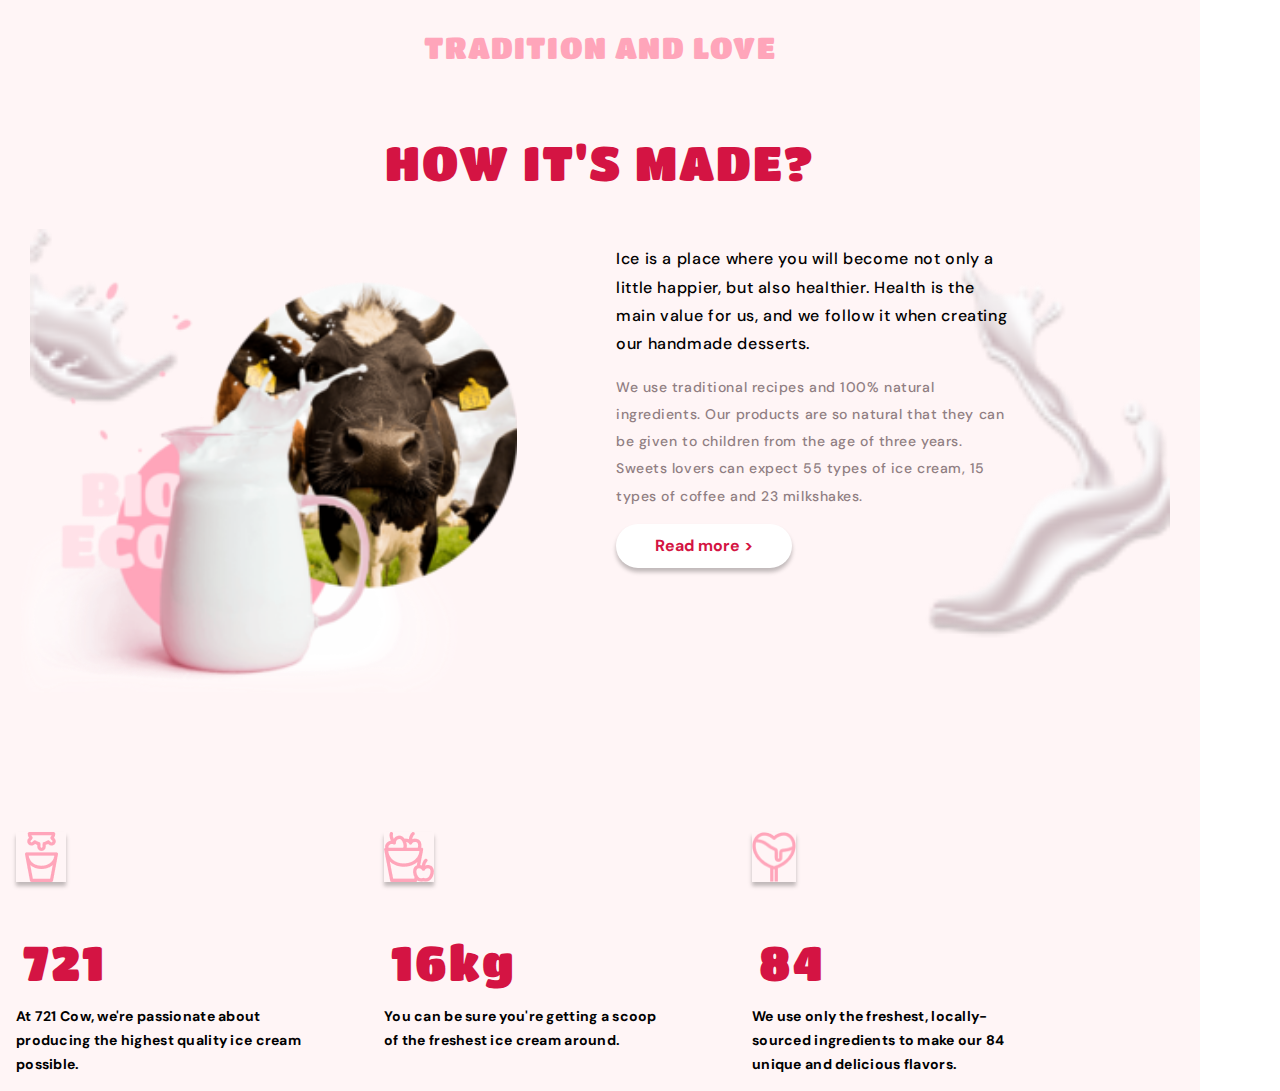
<file: about-advantages.html>
<!DOCTYPE html>
<html lang="en">
    <head>
        <meta charset="UTF-8">
        <meta name="viewport" content="width=device-width, initial-scale=1.0">    
        <link rel="preconnect" href="https://fonts.googleapis.com">
        <link rel="preconnect" href="https://fonts.gstatic.com" crossorigin>
        <link rel="stylesheet" href="https://cdnjs.cloudflare.com/ajax/libs/modern-normalize/2.0.0/modern-normalize.min.css">    
        <link href="https://fonts.googleapis.com/css2?family=DM+Sans:ital,opsz,wght@0,9..40,100..1000;1,9..40,100..1000&family=Titan+One&display=swap" rel="stylesheet">
        <link rel="stylesheet" href="./css/styles.css">
        <title>IceCream</title>
        </head>
<body>
    <!--About Section-->
    <section class="about-section">
        
            <p class="about-title-small">tradition and love</p>
            <h2 class="about-title-big">how it's made?</h2>
               <div class="about-group">
            <img 
            srcset="./images/milk-and-cow.png 1x, ./images/milk-and-cow@2x.png 2x"
            src="./images/milk-and-cow.png" alt="Milk and Cow" class="about-image rotateIn">
            <div class="about-items">
            <p class="about-first-paragraph">Ice is a place where you will become not only a little happier, but also healthier. Health is the main value for us, and we follow it when creating our handmade desserts.</p>
            <p class="about-second-paragraph">We use traditional recipes and 100% natural ingredients. Our products are so natural that they can be given to children from the age of three years. Sweets lovers can expect 55 types of ice cream, 15 types of coffee and 23 milkshakes.</p>
            <button type="button" class="about-button" data-modal-open>Read more ></button>
            </div>
        </div>
        </section>
    <!--Advantages Section-->
    <section class="advantages-section">
        <div class="advantages-div">
            <h2 class="visually-hidden">Advantages</h2>
        <ul class="list advantages-parent">
            <li class="advantages-item rotateIn">
            <div class="advantages-images">
                <img 
                
                src="./images/milk-bucket.png" alt="Udder and Bucket" width="50" height="50" class="advantages-svg">
            </div>
                <h3 class="advantages-numbers">721</h3>
                <p class="advantage-paragraph">At 721 Cow, we're passionate about producing the highest quality ice cream possible.</p>
            </li>
        </ul>
        <ul class="list advantages-parent">
            <li class="advantages-item rotateIn">
            <div class="advantages-images">
                <img src="./images/apples-bucket.png" alt="Apples in the bucket" width="50" height="50" class="advantages-svg">
            </div>
                <h3 class="advantages-numbers">16kg</h3>
                <p class="advantage-paragraph">You can be sure you're getting a scoop of the freshest ice cream around.</p>
            </li>
        </ul>
        <ul class="list advantages-parent">
            <li class="advantages-item rotateIn">
            <div class="advantages-images">
                <img src="./images/heart-icecream.png" alt="Heart Shapped Icecream" width="44" height="50" class="advantages-svg">
            </div>
                <h3 class="advantages-numbers">84</h3>
                <p class="advantage-paragraph">We use only the freshest, locally-sourced ingredients to make our 84 unique and delicious flavors.</p>
            </li>
        </ul>
        </div>
    </section>
        <!--Modal Window-->
    <div data-modal class="open-button is-hidden">
        <div class="modal">
            <div class="modal-div"> 
            <button type="button" data-modal-close class="close-button">x
               <!--<svg width="8"  height="8" class="circle-image">
                    <use href="./images/icons.svg#icon-close-b">
                     </use>
                </svg>--> 
            </button>
        </div>
            <p class="modal-paragraph">Our Handmade Icecream</p>
           
            <form>
                <div class="modal-products">
                    <ul class="list products-list">
                        <li class="products-label">
                            <img src="./images/burbon-icecream.png" alt="Icecream Cone" width="80" height="80">
                            <label for="products">
                                <p>Start with a classic crème anglaise base for homemade churned ice cream, paired with brown sugar to complement the bourbon flavoring.</p>
                                <input type="text" name="products" id="products" placeholder="I love it" class="how-many">
                            </label>
                        </li>
                        <li class="products-label">
                            <img src="./images/butter-pecan -icecream.png" alt="Butter Pecan Icecream" width="80" height="80">
                            <label for="products">
                                <p>The combination of heavy cream, light brown sugar, butter, and toasted pecans create an ultra-decadent dessert.</p>
                                <input type="text" name="products" id="products" placeholder="I love it" class="how-many">
                            </label>
                        </li>

                        <li class="products-label">
                            <img src="./images/pinapple-icecream.png" alt="Pinapple Icecream" width="80" height="80">
                            <label for="products">
                                <p>Fresh seasonal fruit helps bring this tropical treat to life. Enjoy it on its own or served on top of a buttery pound cake for a light, bright, fruity dessert</p>
                                <input type="text" name="products" id="products" placeholder="I love it" class="how-many">
                            </label>
                        </li>
                    </ul>
                </div>
                <!--I don`t use it-->
                 <div class="container-flex"> 
                <div class="label-comment">
                    <label class="label-name" for="user-comment"></label>
                    <textarea name="user-comment" id="user-comment" placeholder="Text input" class="input-user-name">Choose your favourite Icecream or leave sugestions</textarea>
                </div>
                <button type="button" class="send-button">I want that!</button>
            </div>
            </form> 

        </div>   
    </div>
    <script src="./js/modal.js"></script>

</body>
</html>
</file>
<file: css/styles.css>
/* Global Styles */
.list {
    list-style: none;
    padding: 0;
    margin: 0;
}
.visually-hidden {
    position: absolute;
    left: -10000px;
    width: 1px;
    height: 1px;
    margin: -1px;
    border: 0;
    padding: 0;
    white-space: nowrap;
    clip-path: inset(100%);
    clip: rect(0 0 0 0);
    overflow: hidden;
}
img {
   display: block;
}
/* About Section Classes */
.about-section {
    background: #fff5f6;
    display: flex;
    flex-direction: column;
    align-items: center;
    max-width: 1200px;
    
}
.about-title-small {
font-family: "Titan One", sans-serif;
font-weight: 400;
font-size: 30px;
letter-spacing: 0.04em;
text-transform: uppercase;
text-align: center;
color: #FFA5BA;
/*padding-top: 60px; */
}
.about-title-big {
font-family: "Titan One", sans-serif;
font-weight: 400;
font-size: 48px;
letter-spacing: 0.04em;
text-transform: uppercase;
text-align: center;
color: #d41443;
/*padding-top: 16px;
padding-bottom: 126px;*/
}
.about-first-paragraph {
font-family: "DM Sans", sans-serif;
font-weight: 500;
font-size: 16px;
line-height: 1.76;
letter-spacing: 0.04em;
color: #000;
max-width: 400px;

}
.about-second-paragraph {
font-family: "DM Sans", sans-serif;
font-weight: 500;
font-size: 14px;
line-height: 1.94;
letter-spacing: 0.04em;
color: #907e82;
max-width: 401px;
}
.about-button {
font-family: "DM Sans", sans-serif;
font-weight: 700;
font-size: 16px;
text-align: center;
color: #d41443;
border-radius: 22px;
border-color: transparent;
cursor: pointer;
width: 176px;
height: 44px;
background: #fff;
transition: background-color 250ms cubic-bezier(0.4, 0, 0.2, 1);
box-shadow: 0 4px 4px 0 rgba(0, 0, 0, 0.25);
}
.about-button:hover, .about-button:focus {
    background: #ecebeb;
}
.about-group {
    margin: 0 auto; 
    background-image: url(../images/sectionbg1.png);    
    background-repeat: no-repeat;
    background-position: center;
    background-size: contain;
    width: 100%;
    display: flex;
    flex-wrap: wrap;
    flex-direction: row; 
    flex-grow: 1;
}
@media (min-device-pixel-ratio: 2),
  (-webkit-min-device-pixel-ratio: 2),
  (min-resolution: 192dpi),
  (min-resolution: 2dppx) {
  .about-group {
    background-image: url(../images/sectionbg1@2x.png);
  }
}
.about-image {
    margin-left: 16px;
    width: 501px;
    height: 501px;
    animation-iteration-count: infinite;
}
.about-items {
    margin-left: 99px;
    margin-right: 183px;
     
    
    
}

/* About Media Querries */
 /* Tablet Breakpoint 768px-1158px -interogation */
 @media screen and (min-width: 768px) and (max-width: 850px) {
    .about-title-small {
        font-size: 26px;
    }
    .about-title-big {
        font-size: 48px;
    }
    .about-first-paragraph {
        font-size: 14px;
        line-height: 1.74;    
        max-width: 334px;        
        }
    .about-second-paragraph {
        max-width: 334px; 
    }      
    .about-image {
        width: 336px;
        height: 335px;
    } 
    .about-items {
        margin-left: 32px;
        margin-right: 34px;
    } 
    .about-group {
        background-image: none;
    }
     }

 /* Mobile Media Querries */
 @media screen and (width <768px){
    .about-title-small {
        font-size: 18px;
        text-align: center;
    }
    .about-title-big {
        font-size: 34px;
    }
    .about-first-paragraph {
        font-size: 12px;
        line-height: 1.62;
        max-width: 220px;        
        }
    .about-second-paragraph {
            font-size: 12px;
            line-height: 1.62;
            }

    .about-button {
        font-size: 14px;
    }
    .about-image {
        width: 280px;
        height: 279px;
    }
   
 }
 @media screen  and (width >=1158px){
    .about-image {
        width: 501px;
        height: 501px;
    }
 }

/* Advantages Section Classes */
.advantages-section {
    max-width: 1200px;
    background: #fff5f6;
    padding-top: 102px;
    
}
.advantages-numbers {
font-family: "Titan One", sans-serif;
font-weight: 400;
font-size: 58px;
letter-spacing: 0.04em;
color: #d41443;
margin-top: 52px;
margin-bottom: 14px;
margin-left: 7px;
}
.advantage-paragraph {
font-family: "DM Sans", sans-serif;
font-weight: 700;
font-size: 16px;
line-height: 1.76;
letter-spacing: 0.02em;
color: #000;
max-width: 288px;
gap: 115px;
}
.advantages-div {
     margin-left: auto;
     margin-right: auto;
    display: flex;
    flex-wrap: wrap; 
    padding-left: 16px; 
    
}
.advantages-parent {
   display: flex;
   flex-wrap: wrap;
   padding: 0;  
  
}
.advantages-item {
    animation-name: rotateIn;
    animation-iteration-count: infinite;
    flex-basis: calc((100% - 115px) / 3);
    padding-right: 80px; 
     
    flex-grow: 1;
}
.advantages-images {
   padding-left: 0;
   transition: opacity 250ms cubic-bezier(0.4, 0, 0.2, 1), visibility 250ms cubic-bezier(0.4, 0, 0.2, 1);
}
.advantages-svg {
    box-shadow: 0 4px 4px 0 rgba(0, 0, 0, 0.25);
}
/* Advantages Media Querries */
/* Tablet Breakpoint 768px-1158px -interogation */
@media screen and (min-width: 768px) and (max-width: 850px) {
    .advantages-numbers {
        font-size: 48px;
    } 
    .advantage-paragraph {
        font-size: 14px;
        line-height: 1.74;
        max-width: 165px;
        gap: 20px;        
    }

    .advantages-item {
        flex-basis: calc((100% - 20px) / 3);
        padding-right: 20px;
        
        flex-grow: 1;
    }
    .advantages-div {
        padding-left: 34px;
    }
  

}
/* Mobile Media Querries */
@media screen and (width <768px){
    .advantages-numbers {
        font-size: 36px;
    } 
    .advantage-paragraph {
        font-size: 12px;
        line-height: 1.7;
        max-width: 280px;
        gap: 4px;
    }
    .advantages-numbers {
        margin-top: 16px;
    }  
}

/* Modal Classes*/
.open-button {
    position: fixed;
    top: 0;
    left: 0;
    width: 100%;
    height: 100%;
    background-color: rgba(46, 47, 66, 0.4);
    transition: opacity 250ms cubic-bezier(0.4, 0, 0.2, 1), visibility 250ms cubic-bezier(0.4, 0, 0.2, 1);
    display: flex;
    align-items: center;
    justify-content: center;
    padding: 24px 72px 24px 24px;
}
.modal {
    position: absolute;
    top: 50%;
    left: 50%;
    transform: translate(-50%, -50%) scale(1);
    width: 408px;
    min-height: 584px;
    background: #fff5f6;
    border-radius: 4px;
    box-shadow: 0px 2px 1px 0px rgba(0, 0, 0, 0.20), 0px 1px 3px 0px rgba(0, 0, 0, 0.12), 0px 1px 1px 0px rgba(0, 0, 0, 0.14);
    transition: transform 250ms cubic-bezier(0.4, 0, 0.2, 1);
    padding: 72px 24px 24px 24px;
  }
  .is-hidden {
    visibility: hidden;
    opacity: 0;
    pointer-events: none;
  }
  .close-button {
    position: absolute;
    width: 24px;
    height: 24px;
    border-radius: 50%;
    top: 24px;
    right: 24px;
    display: flex;
    justify-content: center;
    align-items: center;
    background-color: white;
    border: transparent ;
    padding: 0;
    cursor: pointer;
    transition: background-color 250ms cubic-bezier(0.4, 0, 0.2, 1), border 250ms cubic-bezier(0.4, 0, 0.2, 1);
    color: #d41443;
    font-family: "Titan One", sans-serif;
    font-weight: 400;
  }
  .close-button:hover, .close-button:focus {
    background-color: #ecebeb;
    border: none;   
  }
  .send-button {
font-family: "DM Sans", sans-serif;
font-weight: 700;
font-size: 16px;
text-align: center;
color: #d41443;
border-radius: 22px;
border-color: transparent;
cursor: pointer;
width: 176px;
height: 44px;
background-color: #fff;
transition: background-color 250ms cubic-bezier(0.4, 0, 0.2, 1);
box-shadow: 0px 1px 6px 0px rgba(46, 47, 66, 0.08), 0px 1px 1px 0px rgba(46, 47, 66, 0.16), 0px 2px 1px 0px rgba(46, 47, 66, 0.08);
  }
.send-button:hover, .send-button:focus {
    background-color: #ecebeb;
    border: none;
}

.modal-paragraph {
    color: #d41443;
    text-align: center;
    font-size: 16px;
    font-style: normal;
    font-family: "Titan One", sans-serif;
    font-weight: 400;
    line-height: 150%; 
    letter-spacing: 0.32px;    
    text-align: center;   
    }
    .how-many {
        max-width: 80px;
        border-radius: 4px;
        border-color: #FFA5BA;        
    }
    .products-list {
        display: flex;
        gap: 40px;
        justify-content: space-around;
    }
        .container-flex {
        display: flex;
        flex-direction: column;
        align-items: center;
        gap: 20px;
    }
       /* Advantages Media Querries */   
 /* Tablet Breakpoint 768px-1158px -interogation */
 @media screen and (width >=768px){
    .advantages-numbers {
        font-size: 48px;
    }
    .advantage-paragraph {
        font-size: 14px;
        line-height: 1.74;
    }
 }
/* Mobile Media Querries */
@media screen and (width <768px){
    .advantages-numbers {
        font-size: 36px;
    }
    .advantage-paragraph {
        font-size: 12px;
        line-height: 1.7;
    }
 }
    /* Animation Classes */
   .rotateIn {
        -webkit-animation-name: rotateIn;
        animation-name: rotateIn;
        -webkit-animation-duration: 1s;
        animation-duration: 3000ms;
        -webkit-animation-fill-mode: both;
        animation-fill-mode: both;
        
        }
        @-webkit-keyframes rotateIn {
        0% {
        -webkit-transform-origin: center;
        transform-origin: center;
        -webkit-transform: rotate3d(0, 0, 1, -200deg);
        transform: rotate3d(0, 0, 1, -200deg);
        opacity: 0;
        }
        100% {
        -webkit-transform-origin: center;
        transform-origin: center;
        -webkit-transform: none;
        transform: none;
        opacity: 1;
        }
        }
        @keyframes rotateIn {
        0% {
        -webkit-transform-origin: center;
        transform-origin: center;
        -webkit-transform: rotate3d(0, 0, 1, -200deg);
        transform: rotate3d(0, 0, 1, -200deg);
        opacity: 0;
        }
        100% {
        -webkit-transform-origin: center;
        transform-origin: center;
        -webkit-transform: none;
        transform: none;
        opacity: 1;
        }
        }
        .about-image:hover, .about-image:focus {
            animation-name: rotateIn;
            animation-duration: 3000ms;
        }
</file>
